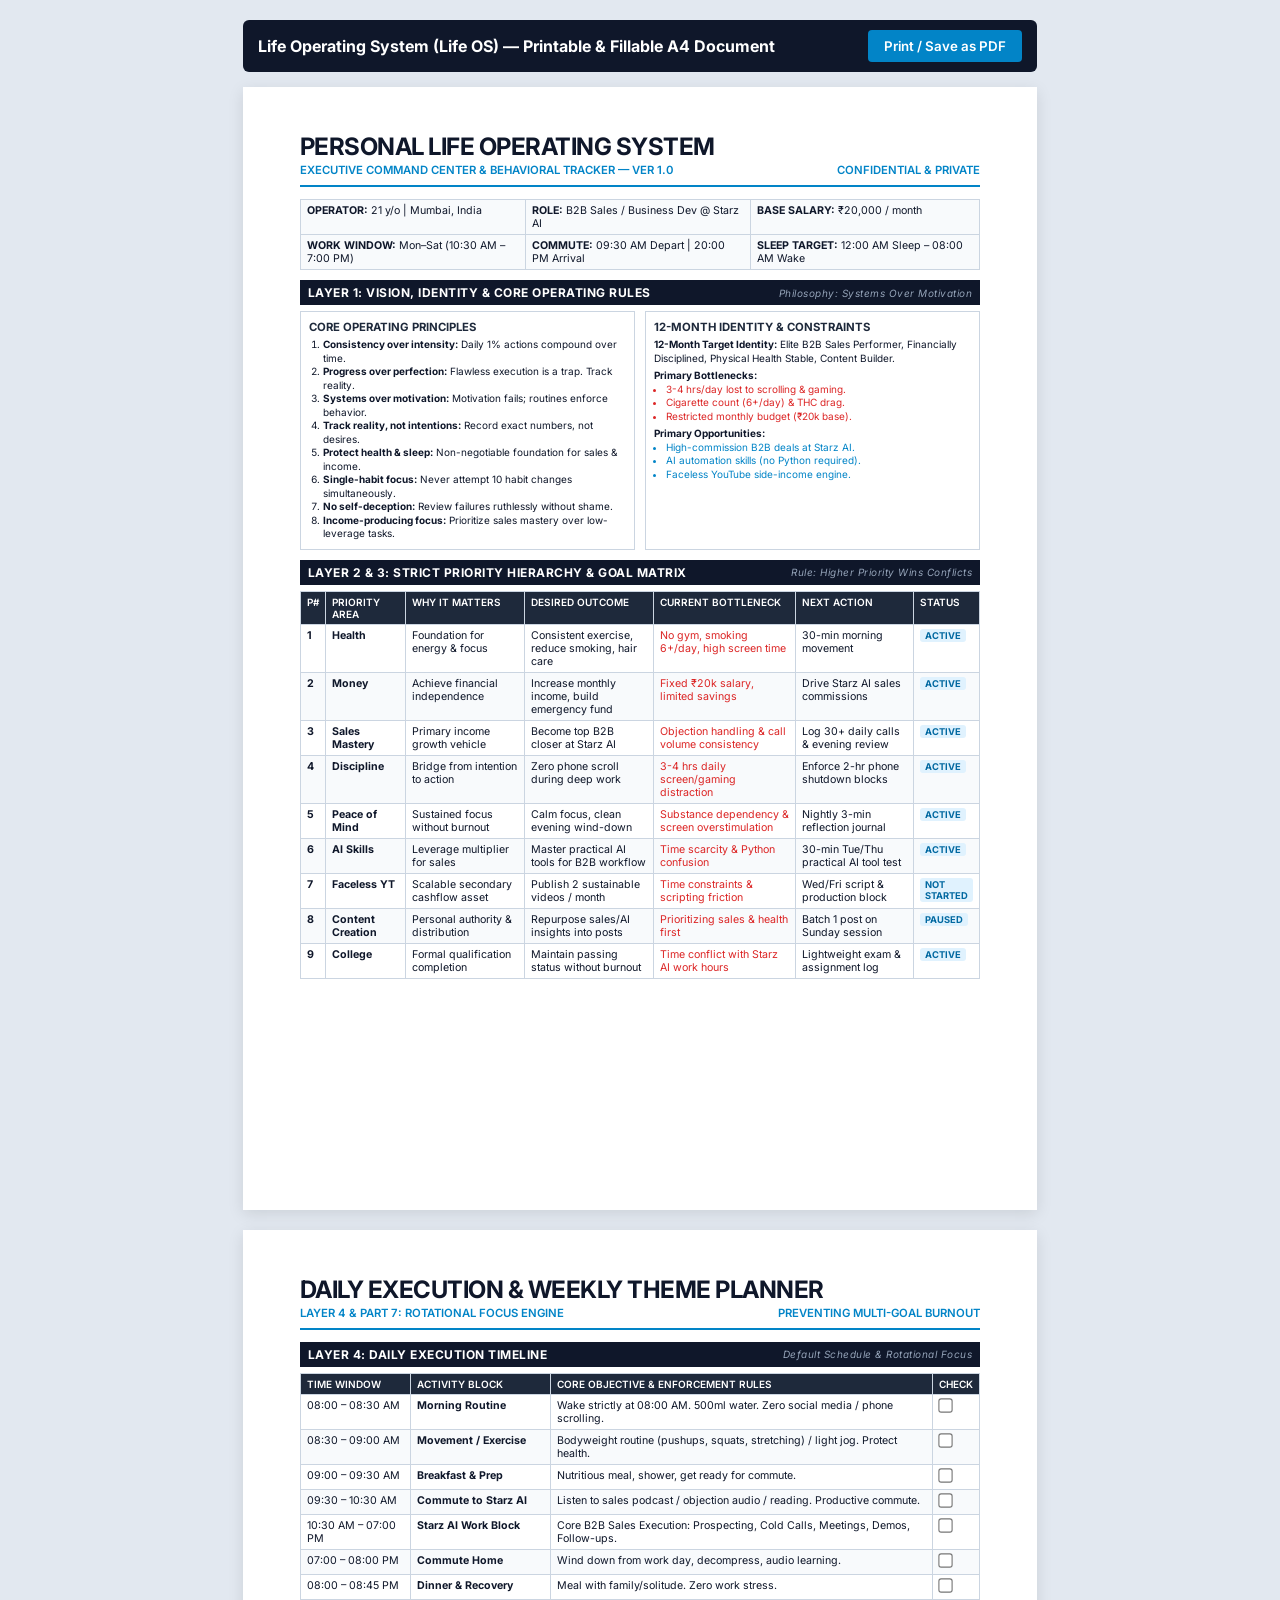
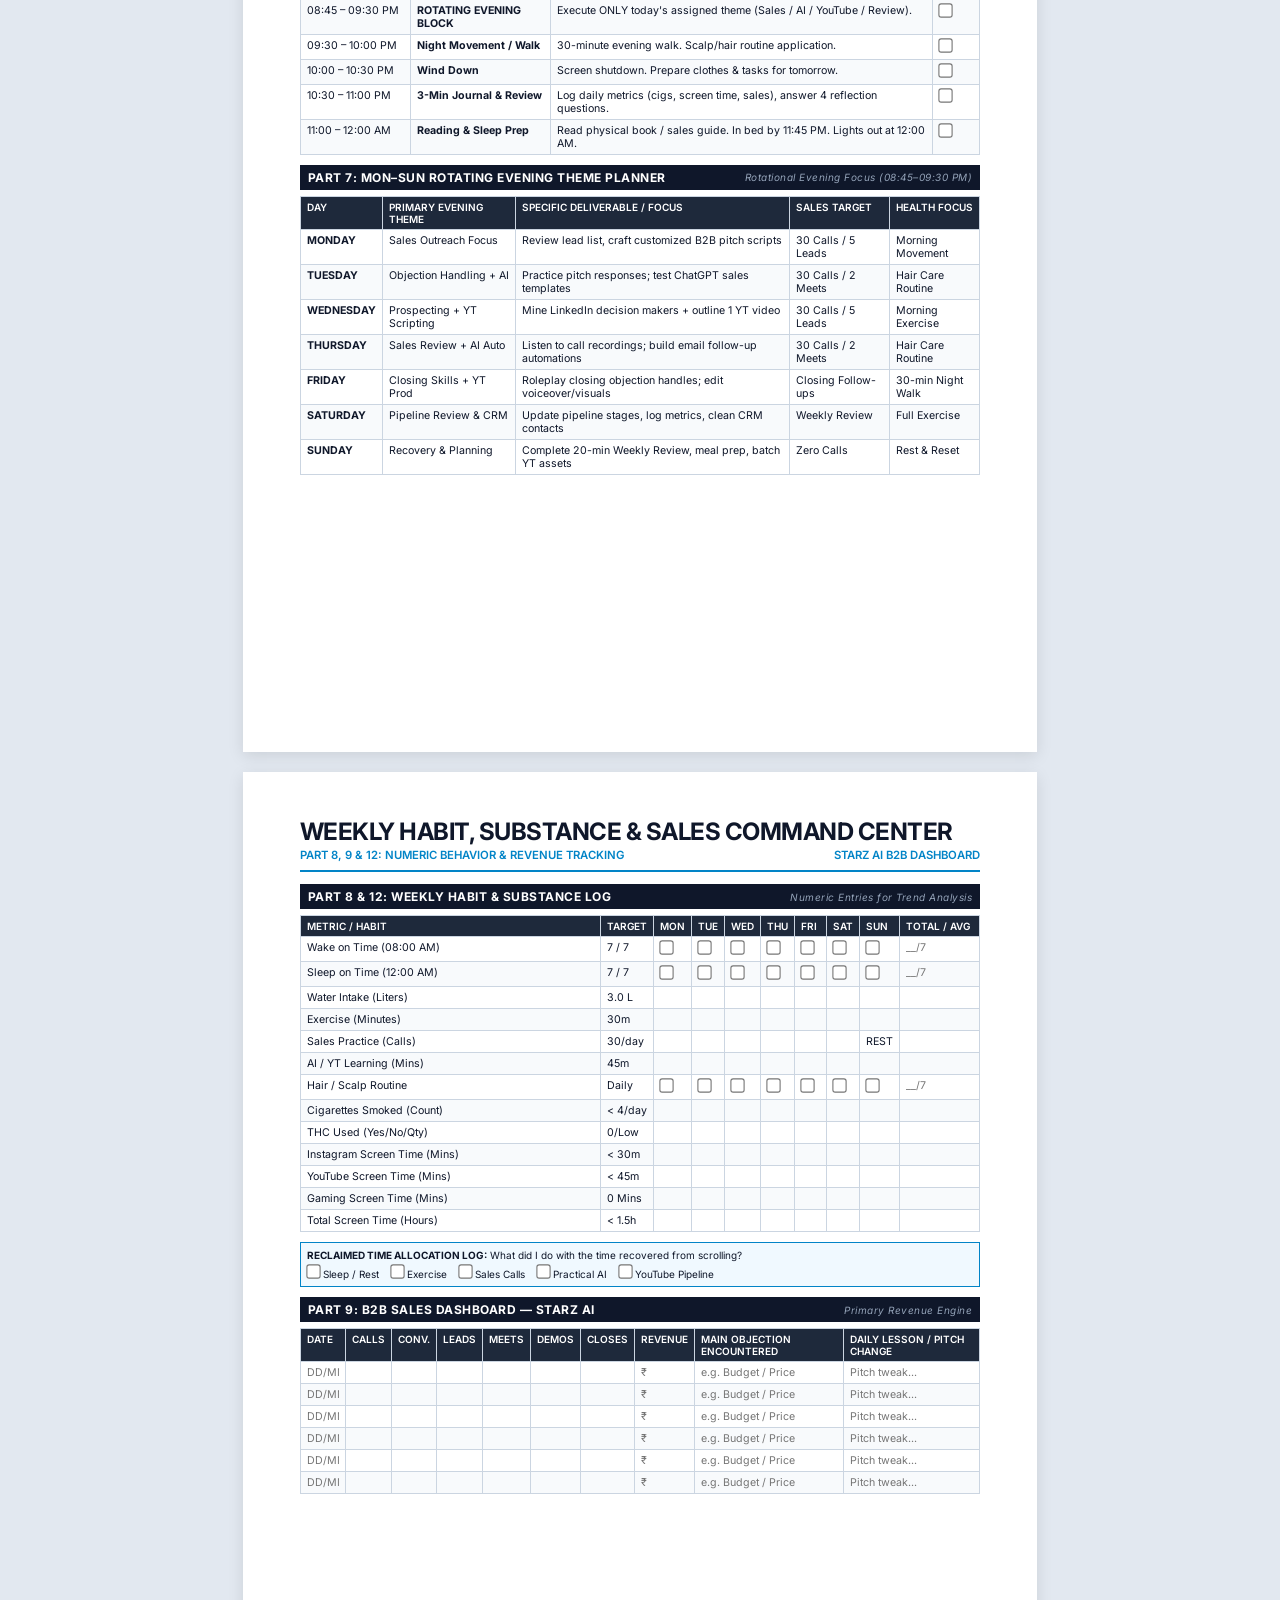
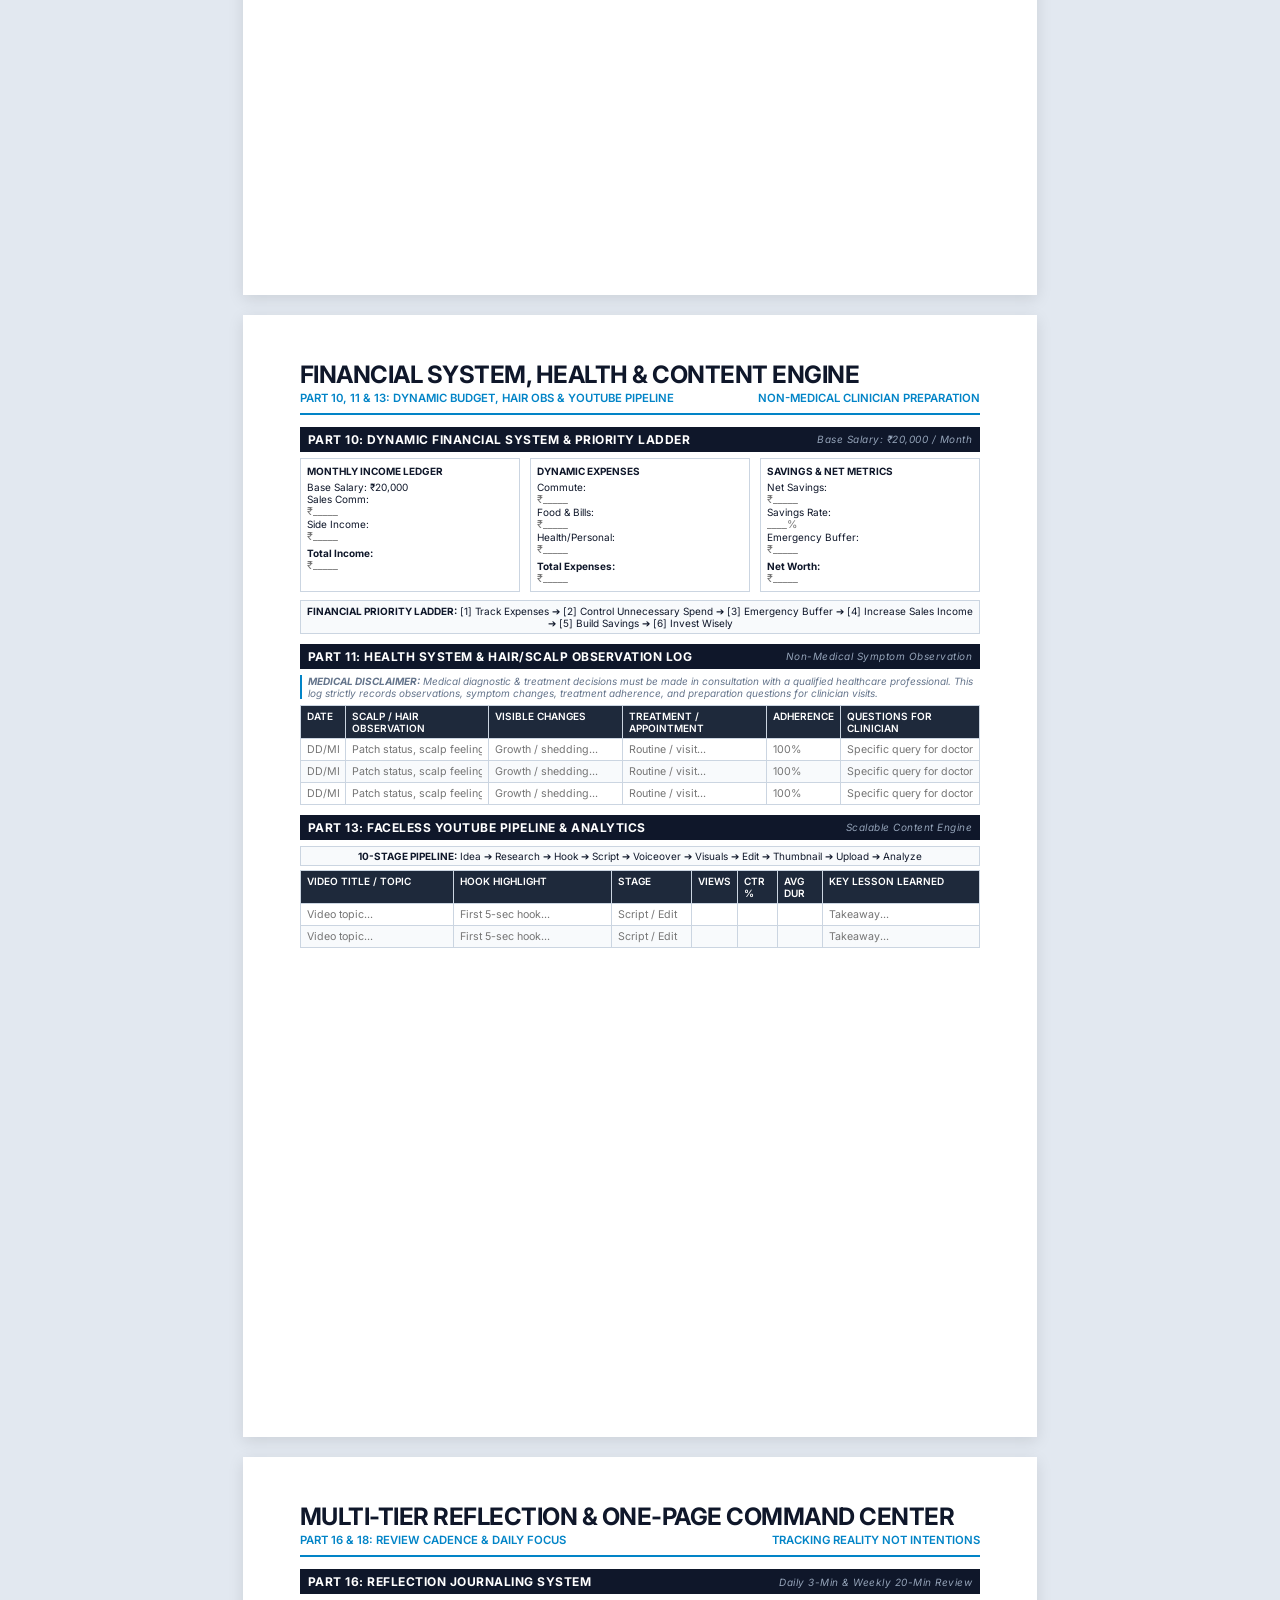
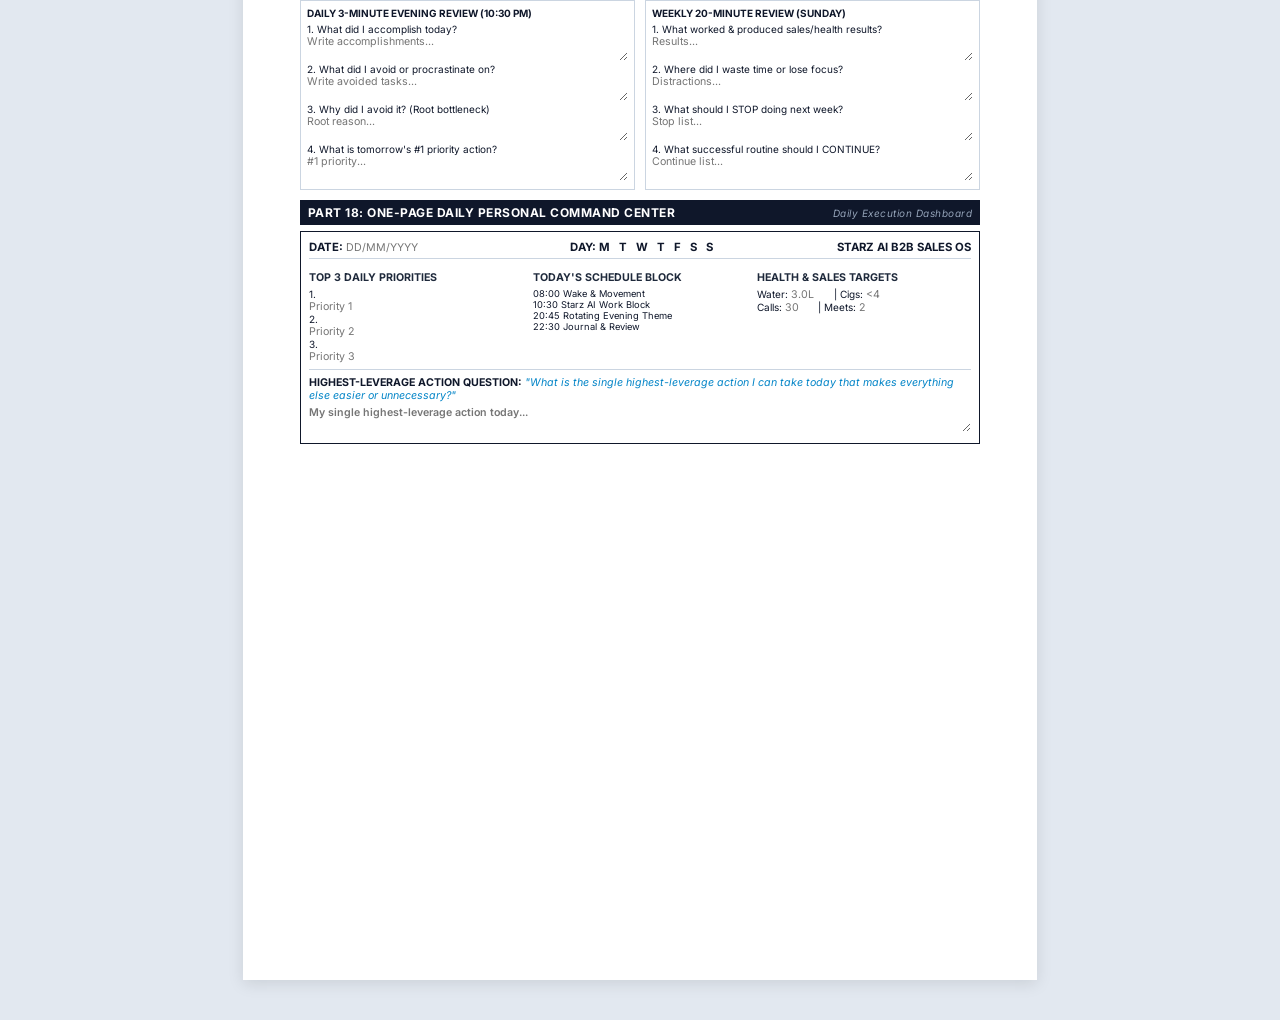
<file: public/printable_life_os.html>
<!DOCTYPE html>
<html lang="en">
<head>
  <meta charset="UTF-8">
  <meta name="viewport" content="width=device-width, initial-scale=1.0">
  <title>Life Operating System — Printable & Fillable Command Center</title>
  <link rel="preconnect" href="https://fonts.googleapis.com">
  <link rel="preconnect" href="https://fonts.gstatic.com" crossorigin>
  <link href="https://fonts.googleapis.com/css2?family=Inter:wght@300;400;500;600;700&display=swap" rel="stylesheet">
  <style>
    :root {
      --primary: #0F172A;
      --secondary: #1E293B;
      --accent: #0284C7;
      --bg-light: #F8FAFC;
      --text-dark: #0F172A;
      --text-muted: #64748B;
      --border: #CBD5E1;
      --alert: #DC2626;
    }

    * { box-sizing: border-box; font-family: 'Inter', sans-serif; margin: 0; padding: 0; }
    body { background-color: #E2E8F0; padding: 20px; color: var(--text-dark); }
    
    .page-container {
      width: 210mm;
      min-height: 297mm;
      background: #FFFFFF;
      margin: 0 auto 20px auto;
      padding: 12mm 15mm;
      box-shadow: 0 4px 15px rgba(0,0,0,0.1);
      position: relative;
    }

    /* Header Banner */
    .header { border-bottom: 2px solid var(--accent); padding-bottom: 8px; margin-bottom: 12px; }
    .header h1 { font-size: 18pt; font-weight: 700; color: var(--primary); text-transform: uppercase; letter-spacing: -0.5px; }
    .header-sub { font-size: 8.5pt; font-weight: 600; color: var(--accent); display: flex; justify-content: space-between; margin-top: 2px; }

    .banner {
      background: var(--primary);
      color: white;
      padding: 5px 8px;
      font-size: 9pt;
      font-weight: 700;
      letter-spacing: 0.5px;
      margin-top: 10px;
      margin-bottom: 6px;
      display: flex;
      justify-content: space-between;
      align-items: center;
    }
    .banner span.sub { font-weight: 400; font-size: 7.5pt; color: #94A3B8; font-style: italic; }

    /* Tables */
    table { width: 100%; border-collapse: collapse; margin-bottom: 10px; font-size: 8pt; }
    th, td { border: 1px solid var(--border); padding: 4px 6px; text-align: left; vertical-align: top; }
    th { background: var(--secondary); color: white; font-weight: 600; text-transform: uppercase; font-size: 7.5pt; }
    tr:nth-child(even) td { background-color: var(--bg-light); }

    .grid-2 { display: grid; grid-template-columns: 1fr 1fr; gap: 10px; }
    .grid-3 { display: grid; grid-template-columns: 1fr 1fr 1fr; gap: 10px; }

    /* Fillable inputs for printing/interactive typing */
    input[type="text"], input[type="number"], textarea, select {
      width: 100%;
      border: none;
      background: transparent;
      font-size: 8pt;
      color: var(--primary);
      outline: none;
    }
    textarea { resize: vertical; min-height: 24px; }
    input[type="checkbox"] { accent-color: var(--accent); transform: scale(1.1); cursor: pointer; }

    .badge {
      display: inline-block;
      padding: 1px 5px;
      font-size: 7pt;
      font-weight: 700;
      border-radius: 3px;
      background: #E0F2FE;
      color: #0369A1;
    }
    .disclaimer { font-size: 7.5pt; color: var(--text-muted); font-style: italic; margin-bottom: 6px; border-left: 2px solid var(--accent); padding-left: 6px; }

    .print-bar {
      max-width: 210mm;
      margin: 0 auto 15px auto;
      display: flex;
      justify-content: space-between;
      align-items: center;
      background: var(--primary);
      color: white;
      padding: 10px 15px;
      border-radius: 6px;
    }
    .print-btn {
      background: var(--accent);
      color: white;
      border: none;
      padding: 8px 16px;
      font-weight: 600;
      border-radius: 4px;
      cursor: pointer;
    }

    @media print {
      body { background: white; padding: 0; }
      .print-bar { display: none; }
      .page-container {
        box-shadow: none;
        margin: 0;
        width: 100%;
        page-break-after: always;
      }
    }
  </style>
</head>
<body>

  <div class="print-bar">
    <div><strong>Life Operating System (Life OS) — Printable & Fillable A4 Document</strong></div>
    <button class="print-btn" onclick="window.print()">Print / Save as PDF</button>
  </div>

  <!-- PAGE 1: COVER & VISION -->
  <div class="page-container">
    <div class="header">
      <h1>Personal Life Operating System</h1>
      <div class="header-sub">
        <span>EXECUTIVE COMMAND CENTER & BEHAVIORAL TRACKER — VER 1.0</span>
        <span>CONFIDENTIAL & PRIVATE</span>
      </div>
    </div>

    <table>
      <tr style="background: var(--bg-light);">
        <td><strong>OPERATOR:</strong> 21 y/o | Mumbai, India</td>
        <td><strong>ROLE:</strong> B2B Sales / Business Dev @ Starz AI</td>
        <td><strong>BASE SALARY:</strong> ₹20,000 / month</td>
      </tr>
      <tr style="background: var(--bg-light);">
        <td><strong>WORK WINDOW:</strong> Mon–Sat (10:30 AM – 7:00 PM)</td>
        <td><strong>COMMUTE:</strong> 09:30 AM Depart | 20:00 PM Arrival</td>
        <td><strong>SLEEP TARGET:</strong> 12:00 AM Sleep – 08:00 AM Wake</td>
      </tr>
    </table>

    <div class="banner">
      LAYER 1: VISION, IDENTITY & CORE OPERATING RULES
      <span class="sub">Philosophy: Systems Over Motivation</span>
    </div>

    <div class="grid-2" style="margin-bottom: 10px;">
      <div style="border: 1px solid var(--border); padding: 8px; background: white;">
        <h4 style="font-size: 8.5pt; color: var(--secondary); margin-bottom: 4px;">CORE OPERATING PRINCIPLES</h4>
        <ol style="font-size: 7.5pt; padding-left: 14px; line-height: 1.35; color: var(--text-dark);">
          <li><strong>Consistency over intensity:</strong> Daily 1% actions compound over time.</li>
          <li><strong>Progress over perfection:</strong> Flawless execution is a trap. Track reality.</li>
          <li><strong>Systems over motivation:</strong> Motivation fails; routines enforce behavior.</li>
          <li><strong>Track reality, not intentions:</strong> Record exact numbers, not desires.</li>
          <li><strong>Protect health & sleep:</strong> Non-negotiable foundation for sales & income.</li>
          <li><strong>Single-habit focus:</strong> Never attempt 10 habit changes simultaneously.</li>
          <li><strong>No self-deception:</strong> Review failures ruthlessly without shame.</li>
          <li><strong>Income-producing focus:</strong> Prioritize sales mastery over low-leverage tasks.</li>
        </ol>
      </div>

      <div style="border: 1px solid var(--border); padding: 8px; background: white;">
        <h4 style="font-size: 8.5pt; color: var(--secondary); margin-bottom: 4px;">12-MONTH IDENTITY & CONSTRAINTS</h4>
        <div style="font-size: 7.5pt; line-height: 1.35; color: var(--text-dark);">
          <p><strong>12-Month Target Identity:</strong> Elite B2B Sales Performer, Financially Disciplined, Physical Health Stable, Content Builder.</p>
          <p style="margin-top: 4px;"><strong>Primary Bottlenecks:</strong></p>
          <ul style="padding-left: 12px; color: var(--alert);">
            <li>3-4 hrs/day lost to scrolling & gaming.</li>
            <li>Cigarette count (6+/day) & THC drag.</li>
            <li>Restricted monthly budget (₹20k base).</li>
          </ul>
          <p style="margin-top: 4px;"><strong>Primary Opportunities:</strong></p>
          <ul style="padding-left: 12px; color: var(--accent);">
            <li>High-commission B2B deals at Starz AI.</li>
            <li>AI automation skills (no Python required).</li>
            <li>Faceless YouTube side-income engine.</li>
          </ul>
        </div>
      </div>
    </div>

    <div class="banner">
      LAYER 2 & 3: STRICT PRIORITY HIERARCHY & GOAL MATRIX
      <span class="sub">Rule: Higher Priority Wins Conflicts</span>
    </div>

    <table>
      <thead>
        <tr>
          <th style="width: 25px;">P#</th>
          <th style="width: 80px;">Priority Area</th>
          <th>Why It Matters</th>
          <th>Desired Outcome</th>
          <th>Current Bottleneck</th>
          <th>Next Action</th>
          <th style="width: 50px;">Status</th>
        </tr>
      </thead>
      <tbody>
        <tr><td><strong>1</strong></td><td><strong>Health</strong></td><td>Foundation for energy & focus</td><td>Consistent exercise, reduce smoking, hair care</td><td style="color:var(--alert)">No gym, smoking 6+/day, high screen time</td><td>30-min morning movement</td><td><span class="badge">ACTIVE</span></td></tr>
        <tr><td><strong>2</strong></td><td><strong>Money</strong></td><td>Achieve financial independence</td><td>Increase monthly income, build emergency fund</td><td style="color:var(--alert)">Fixed ₹20k salary, limited savings</td><td>Drive Starz AI sales commissions</td><td><span class="badge">ACTIVE</span></td></tr>
        <tr><td><strong>3</strong></td><td><strong>Sales Mastery</strong></td><td>Primary income growth vehicle</td><td>Become top B2B closer at Starz AI</td><td style="color:var(--alert)">Objection handling & call volume consistency</td><td>Log 30+ daily calls & evening review</td><td><span class="badge">ACTIVE</span></td></tr>
        <tr><td><strong>4</strong></td><td><strong>Discipline</strong></td><td>Bridge from intention to action</td><td>Zero phone scroll during deep work</td><td style="color:var(--alert)">3-4 hrs daily screen/gaming distraction</td><td>Enforce 2-hr phone shutdown blocks</td><td><span class="badge">ACTIVE</span></td></tr>
        <tr><td><strong>5</strong></td><td><strong>Peace of Mind</strong></td><td>Sustained focus without burnout</td><td>Calm focus, clean evening wind-down</td><td style="color:var(--alert)">Substance dependency & screen overstimulation</td><td>Nightly 3-min reflection journal</td><td><span class="badge">ACTIVE</span></td></tr>
        <tr><td><strong>6</strong></td><td><strong>AI Skills</strong></td><td>Leverage multiplier for sales</td><td>Master practical AI tools for B2B workflow</td><td style="color:var(--alert)">Time scarcity & Python confusion</td><td>30-min Tue/Thu practical AI tool test</td><td><span class="badge">ACTIVE</span></td></tr>
        <tr><td><strong>7</strong></td><td><strong>Faceless YT</strong></td><td>Scalable secondary cashflow asset</td><td>Publish 2 sustainable videos / month</td><td style="color:var(--alert)">Time constraints & scripting friction</td><td>Wed/Fri script & production block</td><td><span class="badge">NOT STARTED</span></td></tr>
        <tr><td><strong>8</strong></td><td><strong>Content Creation</strong></td><td>Personal authority & distribution</td><td>Repurpose sales/AI insights into posts</td><td style="color:var(--alert)">Prioritizing sales & health first</td><td>Batch 1 post on Sunday session</td><td><span class="badge">PAUSED</span></td></tr>
        <tr><td><strong>9</strong></td><td><strong>College</strong></td><td>Formal qualification completion</td><td>Maintain passing status without burnout</td><td style="color:var(--alert)">Time conflict with Starz AI work hours</td><td>Lightweight exam & assignment log</td><td><span class="badge">ACTIVE</span></td></tr>
      </tbody>
    </table>
  </div>

  <!-- PAGE 2: DAILY & WEEKLY SYSTEM -->
  <div class="page-container">
    <div class="header">
      <h1>Daily Execution & Weekly Theme Planner</h1>
      <div class="header-sub">
        <span>LAYER 4 & PART 7: ROTATIONAL FOCUS ENGINE</span>
        <span>PREVENTING MULTI-GOAL BURNOUT</span>
      </div>
    </div>

    <div class="banner">
      LAYER 4: DAILY EXECUTION TIMELINE
      <span class="sub">Default Schedule & Rotational Focus</span>
    </div>

    <table>
      <thead>
        <tr>
          <th style="width: 110px;">Time Window</th>
          <th style="width: 140px;">Activity Block</th>
          <th>Core Objective & Enforcement Rules</th>
          <th style="width: 40px;">Check</th>
        </tr>
      </thead>
      <tbody>
        <tr><td>08:00 – 08:30 AM</td><td><strong>Morning Routine</strong></td><td>Wake strictly at 08:00 AM. 500ml water. Zero social media / phone scrolling.</td><td><input type="checkbox"></td></tr>
        <tr><td>08:30 – 09:00 AM</td><td><strong>Movement / Exercise</strong></td><td>Bodyweight routine (pushups, squats, stretching) / light jog. Protect health.</td><td><input type="checkbox"></td></tr>
        <tr><td>09:00 – 09:30 AM</td><td><strong>Breakfast & Prep</strong></td><td>Nutritious meal, shower, get ready for commute.</td><td><input type="checkbox"></td></tr>
        <tr><td>09:30 – 10:30 AM</td><td><strong>Commute to Starz AI</strong></td><td>Listen to sales podcast / objection audio / reading. Productive commute.</td><td><input type="checkbox"></td></tr>
        <tr><td>10:30 AM – 07:00 PM</td><td><strong>Starz AI Work Block</strong></td><td>Core B2B Sales Execution: Prospecting, Cold Calls, Meetings, Demos, Follow-ups.</td><td><input type="checkbox"></td></tr>
        <tr><td>07:00 – 08:00 PM</td><td><strong>Commute Home</strong></td><td>Wind down from work day, decompress, audio learning.</td><td><input type="checkbox"></td></tr>
        <tr><td>08:00 – 08:45 PM</td><td><strong>Dinner & Recovery</strong></td><td>Meal with family/solitude. Zero work stress.</td><td><input type="checkbox"></td></tr>
        <tr><td>08:45 – 09:30 PM</td><td><strong>ROTATING EVENING BLOCK</strong></td><td>Execute ONLY today's assigned theme (Sales / AI / YouTube / Review).</td><td><input type="checkbox"></td></tr>
        <tr><td>09:30 – 10:00 PM</td><td><strong>Night Movement / Walk</strong></td><td>30-minute evening walk. Scalp/hair routine application.</td><td><input type="checkbox"></td></tr>
        <tr><td>10:00 – 10:30 PM</td><td><strong>Wind Down</strong></td><td>Screen shutdown. Prepare clothes & tasks for tomorrow.</td><td><input type="checkbox"></td></tr>
        <tr><td>10:30 – 11:00 PM</td><td><strong>3-Min Journal & Review</strong></td><td>Log daily metrics (cigs, screen time, sales), answer 4 reflection questions.</td><td><input type="checkbox"></td></tr>
        <tr><td>11:00 – 12:00 AM</td><td><strong>Reading & Sleep Prep</strong></td><td>Read physical book / sales guide. In bed by 11:45 PM. Lights out at 12:00 AM.</td><td><input type="checkbox"></td></tr>
      </tbody>
    </table>

    <div class="banner">
      PART 7: MON–SUN ROTATING EVENING THEME PLANNER
      <span class="sub">Rotational Evening Focus (08:45–09:30 PM)</span>
    </div>

    <table>
      <thead>
        <tr>
          <th style="width: 80px;">Day</th>
          <th>Primary Evening Theme</th>
          <th>Specific Deliverable / Focus</th>
          <th style="width: 100px;">Sales Target</th>
          <th style="width: 90px;">Health Focus</th>
        </tr>
      </thead>
      <tbody>
        <tr><td><strong>MONDAY</strong></td><td>Sales Outreach Focus</td><td>Review lead list, craft customized B2B pitch scripts</td><td>30 Calls / 5 Leads</td><td>Morning Movement</td></tr>
        <tr><td><strong>TUESDAY</strong></td><td>Objection Handling + AI</td><td>Practice pitch responses; test ChatGPT sales templates</td><td>30 Calls / 2 Meets</td><td>Hair Care Routine</td></tr>
        <tr><td><strong>WEDNESDAY</strong></td><td>Prospecting + YT Scripting</td><td>Mine LinkedIn decision makers + outline 1 YT video</td><td>30 Calls / 5 Leads</td><td>Morning Exercise</td></tr>
        <tr><td><strong>THURSDAY</strong></td><td>Sales Review + AI Auto</td><td>Listen to call recordings; build email follow-up automations</td><td>30 Calls / 2 Meets</td><td>Hair Care Routine</td></tr>
        <tr><td><strong>FRIDAY</strong></td><td>Closing Skills + YT Prod</td><td>Roleplay closing objection handles; edit voiceover/visuals</td><td>Closing Follow-ups</td><td>30-min Night Walk</td></tr>
        <tr><td><strong>SATURDAY</strong></td><td>Pipeline Review & CRM</td><td>Update pipeline stages, log metrics, clean CRM contacts</td><td>Weekly Review</td><td>Full Exercise</td></tr>
        <tr><td><strong>SUNDAY</strong></td><td>Recovery & Planning</td><td>Complete 20-min Weekly Review, meal prep, batch YT assets</td><td>Zero Calls</td><td>Rest & Reset</td></tr>
      </tbody>
    </table>
  </div>

  <!-- PAGE 3: HABIT & SALES TRACKER -->
  <div class="page-container">
    <div class="header">
      <h1>Weekly Habit, Substance & Sales Command Center</h1>
      <div class="header-sub">
        <span>PART 8, 9 & 12: NUMERIC BEHAVIOR & REVENUE TRACKING</span>
        <span>STARZ AI B2B DASHBOARD</span>
      </div>
    </div>

    <div class="banner">
      PART 8 & 12: WEEKLY HABIT & SUBSTANCE LOG
      <span class="sub">Numeric Entries for Trend Analysis</span>
    </div>

    <table>
      <thead>
        <tr>
          <th>Metric / Habit</th>
          <th style="width: 50px;">Target</th>
          <th style="width: 32px;">Mon</th>
          <th style="width: 32px;">Tue</th>
          <th style="width: 32px;">Wed</th>
          <th style="width: 32px;">Thu</th>
          <th style="width: 32px;">Fri</th>
          <th style="width: 32px;">Sat</th>
          <th style="width: 32px;">Sun</th>
          <th style="width: 80px;">Total / Avg</th>
        </tr>
      </thead>
      <tbody>
        <tr><td>Wake on Time (08:00 AM)</td><td>7 / 7</td><td><input type="checkbox"></td><td><input type="checkbox"></td><td><input type="checkbox"></td><td><input type="checkbox"></td><td><input type="checkbox"></td><td><input type="checkbox"></td><td><input type="checkbox"></td><td><input type="text" placeholder="__/7"></td></tr>
        <tr><td>Sleep on Time (12:00 AM)</td><td>7 / 7</td><td><input type="checkbox"></td><td><input type="checkbox"></td><td><input type="checkbox"></td><td><input type="checkbox"></td><td><input type="checkbox"></td><td><input type="checkbox"></td><td><input type="checkbox"></td><td><input type="text" placeholder="__/7"></td></tr>
        <tr><td>Water Intake (Liters)</td><td>3.0 L</td><td><input type="text"></td><td><input type="text"></td><td><input type="text"></td><td><input type="text"></td><td><input type="text"></td><td><input type="text"></td><td><input type="text"></td><td><input type="text"></td></tr>
        <tr><td>Exercise (Minutes)</td><td>30m</td><td><input type="text"></td><td><input type="text"></td><td><input type="text"></td><td><input type="text"></td><td><input type="text"></td><td><input type="text"></td><td><input type="text"></td><td><input type="text"></td></tr>
        <tr><td>Sales Practice (Calls)</td><td>30/day</td><td><input type="text"></td><td><input type="text"></td><td><input type="text"></td><td><input type="text"></td><td><input type="text"></td><td><input type="text"></td><td>REST</td><td><input type="text"></td></tr>
        <tr><td>AI / YT Learning (Mins)</td><td>45m</td><td><input type="text"></td><td><input type="text"></td><td><input type="text"></td><td><input type="text"></td><td><input type="text"></td><td><input type="text"></td><td><input type="text"></td><td><input type="text"></td></tr>
        <tr><td>Hair / Scalp Routine</td><td>Daily</td><td><input type="checkbox"></td><td><input type="checkbox"></td><td><input type="checkbox"></td><td><input type="checkbox"></td><td><input type="checkbox"></td><td><input type="checkbox"></td><td><input type="checkbox"></td><td><input type="text" placeholder="__/7"></td></tr>
        <tr><td>Cigarettes Smoked (Count)</td><td>< 4/day</td><td><input type="number"></td><td><input type="number"></td><td><input type="number"></td><td><input type="number"></td><td><input type="number"></td><td><input type="number"></td><td><input type="number"></td><td><input type="text"></td></tr>
        <tr><td>THC Used (Yes/No/Qty)</td><td>0/Low</td><td><input type="text"></td><td><input type="text"></td><td><input type="text"></td><td><input type="text"></td><td><input type="text"></td><td><input type="text"></td><td><input type="text"></td><td><input type="text"></td></tr>
        <tr><td>Instagram Screen Time (Mins)</td><td>< 30m</td><td><input type="number"></td><td><input type="number"></td><td><input type="number"></td><td><input type="number"></td><td><input type="number"></td><td><input type="number"></td><td><input type="number"></td><td><input type="text"></td></tr>
        <tr><td>YouTube Screen Time (Mins)</td><td>< 45m</td><td><input type="number"></td><td><input type="number"></td><td><input type="number"></td><td><input type="number"></td><td><input type="number"></td><td><input type="number"></td><td><input type="number"></td><td><input type="text"></td></tr>
        <tr><td>Gaming Screen Time (Mins)</td><td>0 Mins</td><td><input type="number"></td><td><input type="number"></td><td><input type="number"></td><td><input type="number"></td><td><input type="number"></td><td><input type="number"></td><td><input type="number"></td><td><input type="text"></td></tr>
        <tr><td>Total Screen Time (Hours)</td><td>< 1.5h</td><td><input type="text"></td><td><input type="text"></td><td><input type="text"></td><td><input type="text"></td><td><input type="text"></td><td><input type="text"></td><td><input type="text"></td><td><input type="text"></td></tr>
      </tbody>
    </table>

    <div style="background: #F0F9FF; border: 1px solid var(--accent); padding: 6px; font-size: 7.5pt; margin-bottom: 10px;">
      <strong>RECLAIMED TIME ALLOCATION LOG:</strong> What did I do with the time recovered from scrolling? 
      <div style="margin-top: 4px;">
        <label><input type="checkbox"> Sleep / Rest</label> &nbsp;&nbsp;
        <label><input type="checkbox"> Exercise</label> &nbsp;&nbsp;
        <label><input type="checkbox"> Sales Calls</label> &nbsp;&nbsp;
        <label><input type="checkbox"> Practical AI</label> &nbsp;&nbsp;
        <label><input type="checkbox"> YouTube Pipeline</label>
      </div>
    </div>

    <div class="banner">
      PART 9: B2B SALES DASHBOARD — STARZ AI
      <span class="sub">Primary Revenue Engine</span>
    </div>

    <table>
      <thead>
        <tr>
          <th style="width: 45px;">Date</th>
          <th style="width: 35px;">Calls</th>
          <th style="width: 35px;">Conv.</th>
          <th style="width: 35px;">Leads</th>
          <th style="width: 35px;">Meets</th>
          <th style="width: 35px;">Demos</th>
          <th style="width: 40px;">Closes</th>
          <th style="width: 60px;">Revenue</th>
          <th>Main Objection Encountered</th>
          <th>Daily Lesson / Pitch Change</th>
        </tr>
      </thead>
      <tbody>
        <tr><td><input type="text" placeholder="DD/MM"></td><td><input type="number"></td><td><input type="number"></td><td><input type="number"></td><td><input type="number"></td><td><input type="number"></td><td><input type="number"></td><td><input type="text" placeholder="₹"></td><td><input type="text" placeholder="e.g. Budget / Price"></td><td><input type="text" placeholder="Pitch tweak..."></td></tr>
        <tr><td><input type="text" placeholder="DD/MM"></td><td><input type="number"></td><td><input type="number"></td><td><input type="number"></td><td><input type="number"></td><td><input type="number"></td><td><input type="number"></td><td><input type="text" placeholder="₹"></td><td><input type="text" placeholder="e.g. Budget / Price"></td><td><input type="text" placeholder="Pitch tweak..."></td></tr>
        <tr><td><input type="text" placeholder="DD/MM"></td><td><input type="number"></td><td><input type="number"></td><td><input type="number"></td><td><input type="number"></td><td><input type="number"></td><td><input type="number"></td><td><input type="text" placeholder="₹"></td><td><input type="text" placeholder="e.g. Budget / Price"></td><td><input type="text" placeholder="Pitch tweak..."></td></tr>
        <tr><td><input type="text" placeholder="DD/MM"></td><td><input type="number"></td><td><input type="number"></td><td><input type="number"></td><td><input type="number"></td><td><input type="number"></td><td><input type="number"></td><td><input type="text" placeholder="₹"></td><td><input type="text" placeholder="e.g. Budget / Price"></td><td><input type="text" placeholder="Pitch tweak..."></td></tr>
        <tr><td><input type="text" placeholder="DD/MM"></td><td><input type="number"></td><td><input type="number"></td><td><input type="number"></td><td><input type="number"></td><td><input type="number"></td><td><input type="number"></td><td><input type="text" placeholder="₹"></td><td><input type="text" placeholder="e.g. Budget / Price"></td><td><input type="text" placeholder="Pitch tweak..."></td></tr>
        <tr><td><input type="text" placeholder="DD/MM"></td><td><input type="number"></td><td><input type="number"></td><td><input type="number"></td><td><input type="number"></td><td><input type="number"></td><td><input type="number"></td><td><input type="text" placeholder="₹"></td><td><input type="text" placeholder="e.g. Budget / Price"></td><td><input type="text" placeholder="Pitch tweak..."></td></tr>
      </tbody>
    </table>
  </div>

  <!-- PAGE 4: FINANCE, HEALTH & YOUTUBE -->
  <div class="page-container">
    <div class="header">
      <h1>Financial System, Health & Content Engine</h1>
      <div class="header-sub">
        <span>PART 10, 11 & 13: DYNAMIC BUDGET, HAIR OBS & YOUTUBE PIPELINE</span>
        <span>NON-MEDICAL CLINICIAN PREPARATION</span>
      </div>
    </div>

    <div class="banner">
      PART 10: DYNAMIC FINANCIAL SYSTEM & PRIORITY LADDER
      <span class="sub">Base Salary: ₹20,000 / Month</span>
    </div>

    <div class="grid-3" style="margin-bottom: 8px;">
      <div style="border: 1px solid var(--border); padding: 6px; font-size: 7.5pt;">
        <strong>MONTHLY INCOME LEDGER</strong>
        <div style="margin-top: 4px;">Base Salary: ₹20,000</div>
        <div>Sales Comm: <input type="text" placeholder="₹_____"></div>
        <div>Side Income: <input type="text" placeholder="₹_____"></div>
        <div style="margin-top: 4px; font-weight: 700;">Total Income: <input type="text" placeholder="₹_____"></div>
      </div>
      <div style="border: 1px solid var(--border); padding: 6px; font-size: 7.5pt;">
        <strong>DYNAMIC EXPENSES</strong>
        <div style="margin-top: 4px;">Commute: <input type="text" placeholder="₹_____"></div>
        <div>Food & Bills: <input type="text" placeholder="₹_____"></div>
        <div>Health/Personal: <input type="text" placeholder="₹_____"></div>
        <div style="margin-top: 4px; font-weight: 700;">Total Expenses: <input type="text" placeholder="₹_____"></div>
      </div>
      <div style="border: 1px solid var(--border); padding: 6px; font-size: 7.5pt;">
        <strong>SAVINGS & NET METRICS</strong>
        <div style="margin-top: 4px;">Net Savings: <input type="text" placeholder="₹_____"></div>
        <div>Savings Rate: <input type="text" placeholder="____%"></div>
        <div>Emergency Buffer: <input type="text" placeholder="₹_____"></div>
        <div style="margin-top: 4px; font-weight: 700;">Net Worth: <input type="text" placeholder="₹_____"></div>
      </div>
    </div>

    <div style="border: 1px solid var(--border); padding: 4px; background: var(--bg-light); text-align: center; font-size: 7.5pt; margin-bottom: 10px;">
      <strong>FINANCIAL PRIORITY LADDER:</strong> 
      [1] Track Expenses ➔ [2] Control Unnecessary Spend ➔ [3] Emergency Buffer ➔ [4] Increase Sales Income ➔ [5] Build Savings ➔ [6] Invest Wisely
    </div>

    <div class="banner">
      PART 11: HEALTH SYSTEM & HAIR/SCALP OBSERVATION LOG
      <span class="sub">Non-Medical Symptom Observation</span>
    </div>
    <div class="disclaimer">
      <strong>MEDICAL DISCLAIMER:</strong> Medical diagnostic & treatment decisions must be made in consultation with a qualified healthcare professional. This log strictly records observations, symptom changes, treatment adherence, and preparation questions for clinician visits.
    </div>

    <table>
      <thead>
        <tr>
          <th style="width: 45px;">Date</th>
          <th>Scalp / Hair Observation</th>
          <th>Visible Changes</th>
          <th>Treatment / Appointment</th>
          <th style="width: 50px;">Adherence</th>
          <th>Questions for Clinician</th>
        </tr>
      </thead>
      <tbody>
        <tr><td><input type="text" placeholder="DD/MM"></td><td><input type="text" placeholder="Patch status, scalp feeling..."></td><td><input type="text" placeholder="Growth / shedding..."></td><td><input type="text" placeholder="Routine / visit..."></td><td><input type="text" placeholder="100%"></td><td><input type="text" placeholder="Specific query for doctor..."></td></tr>
        <tr><td><input type="text" placeholder="DD/MM"></td><td><input type="text" placeholder="Patch status, scalp feeling..."></td><td><input type="text" placeholder="Growth / shedding..."></td><td><input type="text" placeholder="Routine / visit..."></td><td><input type="text" placeholder="100%"></td><td><input type="text" placeholder="Specific query for doctor..."></td></tr>
        <tr><td><input type="text" placeholder="DD/MM"></td><td><input type="text" placeholder="Patch status, scalp feeling..."></td><td><input type="text" placeholder="Growth / shedding..."></td><td><input type="text" placeholder="Routine / visit..."></td><td><input type="text" placeholder="100%"></td><td><input type="text" placeholder="Specific query for doctor..."></td></tr>
      </tbody>
    </table>

    <div class="banner">
      PART 13: FACELESS YOUTUBE PIPELINE & ANALYTICS
      <span class="sub">Scalable Content Engine</span>
    </div>
    <div style="font-size: 7.5pt; text-align: center; margin-bottom: 4px; background: var(--bg-light); border: 1px solid var(--border); padding: 3px;">
      <strong>10-STAGE PIPELINE:</strong> Idea ➔ Research ➔ Hook ➔ Script ➔ Voiceover ➔ Visuals ➔ Edit ➔ Thumbnail ➔ Upload ➔ Analyze
    </div>

    <table>
      <thead>
        <tr>
          <th>Video Title / Topic</th>
          <th>Hook Highlight</th>
          <th style="width: 80px;">Stage</th>
          <th style="width: 40px;">Views</th>
          <th style="width: 40px;">CTR %</th>
          <th style="width: 45px;">Avg Dur</th>
          <th>Key Lesson Learned</th>
        </tr>
      </thead>
      <tbody>
        <tr><td><input type="text" placeholder="Video topic..."></td><td><input type="text" placeholder="First 5-sec hook..."></td><td><input type="text" placeholder="Script / Edit"></td><td><input type="text"></td><td><input type="text"></td><td><input type="text"></td><td><input type="text" placeholder="Takeaway..."></td></tr>
        <tr><td><input type="text" placeholder="Video topic..."></td><td><input type="text" placeholder="First 5-sec hook..."></td><td><input type="text" placeholder="Script / Edit"></td><td><input type="text"></td><td><input type="text"></td><td><input type="text"></td><td><input type="text" placeholder="Takeaway..."></td></tr>
      </tbody>
    </table>
  </div>

  <!-- PAGE 5: REFLECTION & DAILY COMMAND CENTER -->
  <div class="page-container">
    <div class="header">
      <h1>Multi-Tier Reflection & One-Page Command Center</h1>
      <div class="header-sub">
        <span>PART 16 & 18: REVIEW CADENCE & DAILY FOCUS</span>
        <span>TRACKING REALITY NOT INTENTIONS</span>
      </div>
    </div>

    <div class="banner">
      PART 16: REFLECTION JOURNALING SYSTEM
      <span class="sub">Daily 3-Min & Weekly 20-Min Review</span>
    </div>

    <div class="grid-2" style="margin-bottom: 10px;">
      <div style="border: 1px solid var(--border); padding: 6px; font-size: 7.5pt; background: white;">
        <strong>DAILY 3-MINUTE EVENING REVIEW (10:30 PM)</strong>
        <div style="margin-top: 4px;">1. What did I accomplish today?</div>
        <textarea placeholder="Write accomplishments..."></textarea>
        <div>2. What did I avoid or procrastinate on?</div>
        <textarea placeholder="Write avoided tasks..."></textarea>
        <div>3. Why did I avoid it? (Root bottleneck)</div>
        <textarea placeholder="Root reason..."></textarea>
        <div>4. What is tomorrow's #1 priority action?</div>
        <textarea placeholder="#1 priority..."></textarea>
      </div>

      <div style="border: 1px solid var(--border); padding: 6px; font-size: 7.5pt; background: white;">
        <strong>WEEKLY 20-MINUTE REVIEW (SUNDAY)</strong>
        <div style="margin-top: 4px;">1. What worked & produced sales/health results?</div>
        <textarea placeholder="Results..."></textarea>
        <div>2. Where did I waste time or lose focus?</div>
        <textarea placeholder="Distractions..."></textarea>
        <div>3. What should I STOP doing next week?</div>
        <textarea placeholder="Stop list..."></textarea>
        <div>4. What successful routine should I CONTINUE?</div>
        <textarea placeholder="Continue list..."></textarea>
      </div>
    </div>

    <div class="banner">
      PART 18: ONE-PAGE DAILY PERSONAL COMMAND CENTER
      <span class="sub">Daily Execution Dashboard</span>
    </div>

    <div style="border: 1.5px solid var(--primary); padding: 8px; background: white;">
      <div style="display: flex; justify-content: space-between; font-size: 8.5pt; font-weight: 700; margin-bottom: 6px; border-bottom: 1px solid var(--border); padding-bottom: 4px;">
        <span>DATE: <input type="text" style="width: 100px;" placeholder="DD/MM/YYYY"></span>
        <span>DAY: M &nbsp; T &nbsp; W &nbsp; T &nbsp; F &nbsp; S &nbsp; S</span>
        <span>STARZ AI B2B SALES OS</span>
      </div>

      <div class="grid-3" style="margin-bottom: 6px;">
        <div>
          <strong style="font-size: 8pt; color: var(--secondary);">TOP 3 DAILY PRIORITIES</strong>
          <div style="margin-top: 3px; font-size: 7.5pt;">1. <input type="text" placeholder="Priority 1"></div>
          <div style="font-size: 7.5pt;">2. <input type="text" placeholder="Priority 2"></div>
          <div style="font-size: 7.5pt;">3. <input type="text" placeholder="Priority 3"></div>
        </div>
        <div>
          <strong style="font-size: 8pt; color: var(--secondary);">TODAY'S SCHEDULE BLOCK</strong>
          <div style="font-size: 7pt; color: var(--text-dark); margin-top: 3px;">
            08:00 Wake & Movement<br>
            10:30 Starz AI Work Block<br>
            20:45 Rotating Evening Theme<br>
            22:30 Journal & Review
          </div>
        </div>
        <div>
          <strong style="font-size: 8pt; color: var(--secondary);">HEALTH & SALES TARGETS</strong>
          <div style="font-size: 7.5pt; margin-top: 3px;">Water: <input type="text" style="width:40px;" placeholder="3.0L"> | Cigs: <input type="text" style="width:30px;" placeholder="<4"></div>
          <div style="font-size: 7.5pt;">Calls: <input type="text" style="width:30px;" placeholder="30"> | Meets: <input type="text" style="width:30px;" placeholder="2"></div>
        </div>
      </div>

      <div style="border-top: 1px solid var(--border); padding-top: 6px; margin-top: 4px; font-size: 8pt;">
        <strong>HIGHEST-LEVERAGE ACTION QUESTION:</strong>
        <em style="color: var(--accent);">"What is the single highest-leverage action I can take today that makes everything else easier or unnecessary?"</em>
        <textarea style="margin-top: 4px; font-weight: 600;" placeholder="My single highest-leverage action today..."></textarea>
      </div>
    </div>
  </div>

</body>
</html>
</file>
